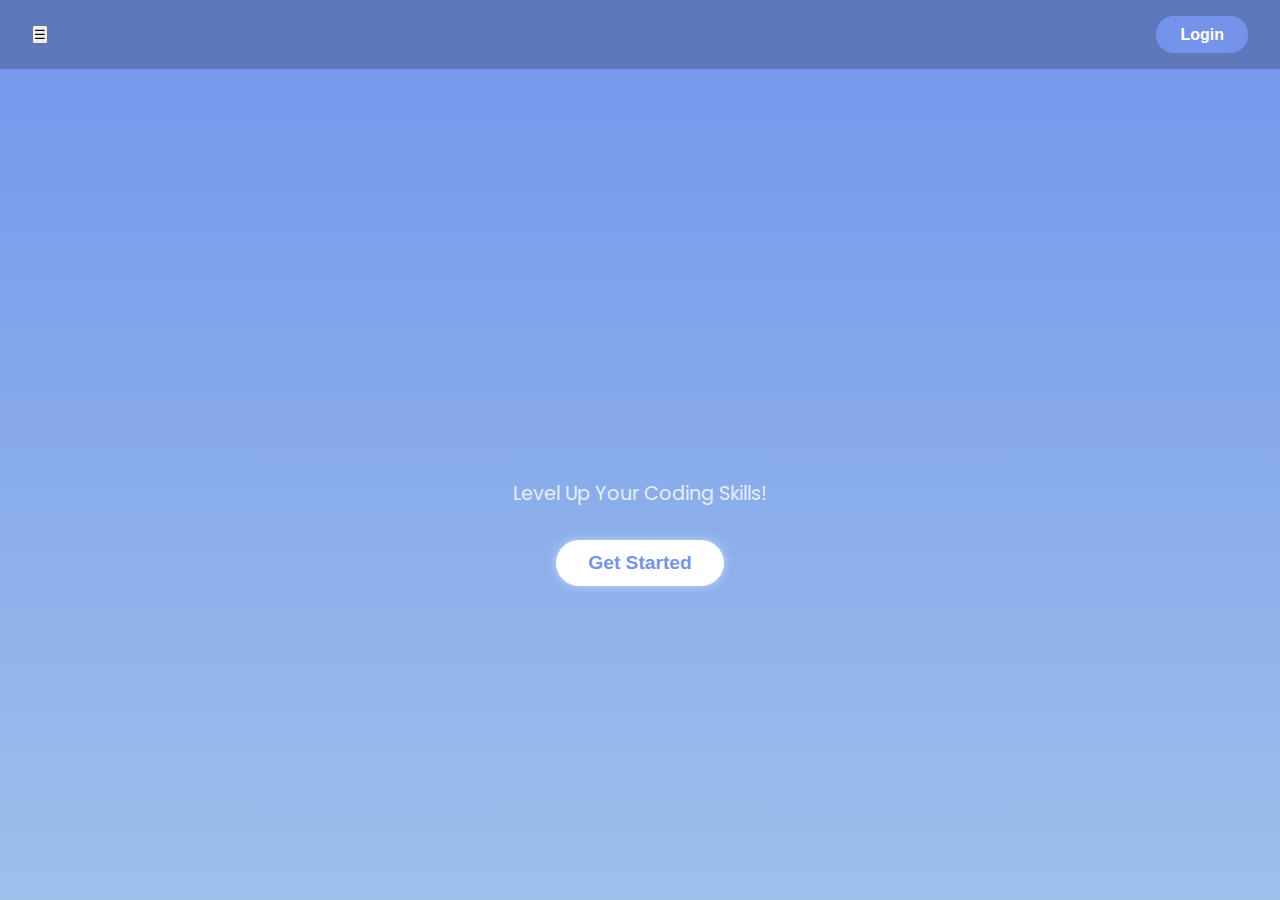
<file: index.html>
<!DOCTYPE html>
<html lang="en">
<head>
    <meta charset="UTF-8">
    <meta name="viewport" content="width=device-width, initial-scale=1.0">
    <title>Mini Learrning System</title>
    <link href="https://fonts.googleapis.com/css2?family=Poppins:wght@500;700&display=swap" rel="stylesheet">

    <link rel="stylesheet" href="style.css">
</head>
<body>
      <header>
        <button id="humberger" aria-label="Open-menu">&#9776;</button>
        <div id="auth-buttons">
        
          <button id="login-btn">Login</button>
        </div>
      </header>
      <main>
        <h1 id="animated-text">Welcome to Mini Learning Project System</h1>
       <p class="tagline">Level Up Your Coding Skills!</p>
     <button id="get-started-btn">Get Started</button>  
    </main>
   <script src="index.js"></script> 
</body>
</html>
</file>
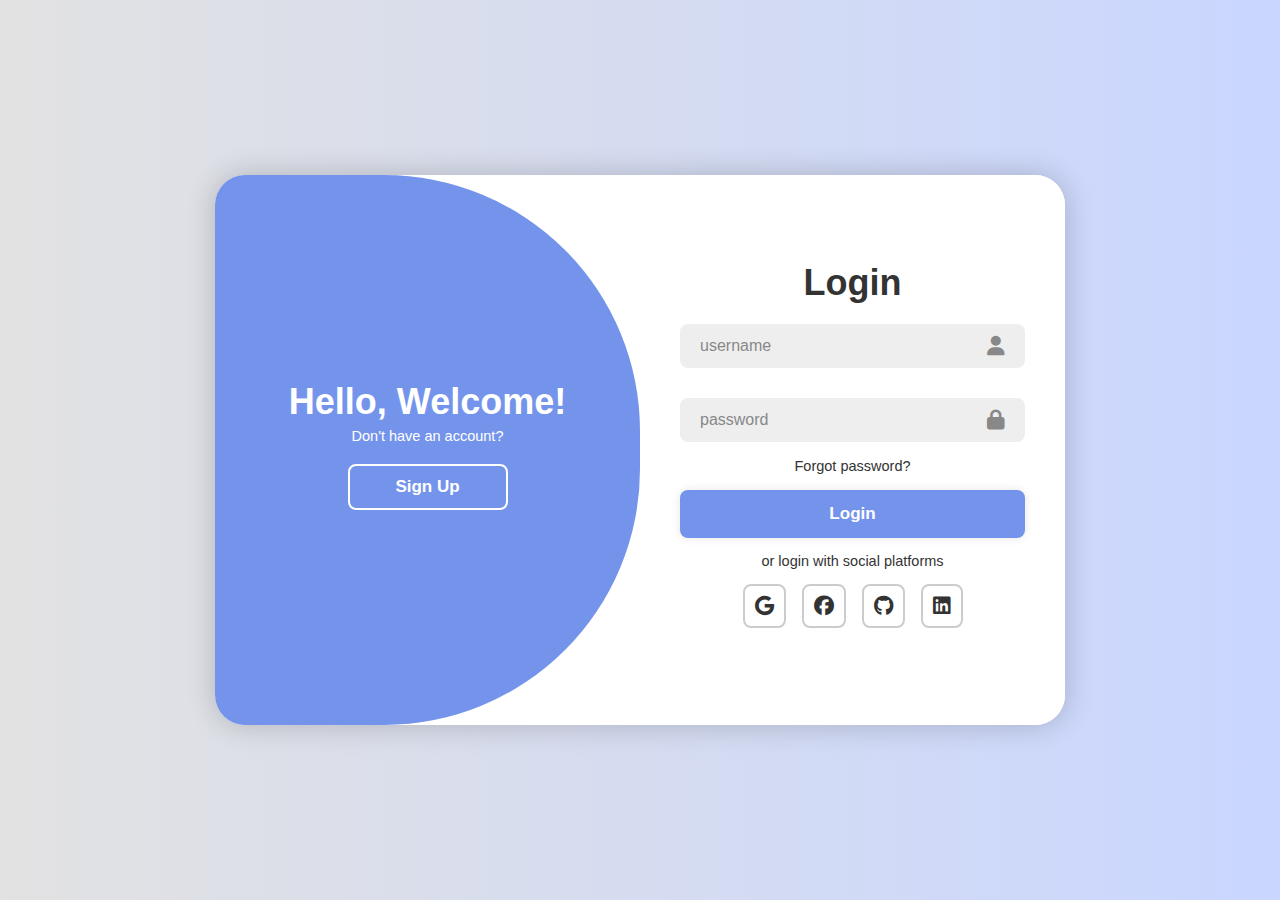
<file: login.html>
<!DOCTYPE html>
<html lang="en">
<head>
  <meta charset="UTF-8" />
  <title>Login</title>
  <link rel="stylesheet" href="https://cdnjs.cloudflare.com/ajax/libs/font-awesome/6.7.2/css/all.min.css">
  <link rel="stylesheet" href="login.css">
</head>
<body>
  <div class="container">
    <div class="form-box login">
      <form action="">
        <h1>Login</h1>
        <div class="input-box">
          <input type="text" placeholder="username" required>
          <i class="fa-solid fa-user"></i>
        </div>
        <div class="input-box">
          <input type="password" placeholder="password" required>
          <i class="fa-solid fa-lock"></i>
        </div>
        <div class="forgot-link">
          <a href="#">Forgot password?</a>
        </div>
        <button type="submit" class="btn">Login</button>
        <p>or login with social platforms</p>
        <div class="social-icons">
        <a href="#"><i class="fa-brands fa-google"></i></a>
        <a href="#"><i class="fa-brands fa-facebook"></i></a>
        <a href="#"><i class="fa-brands fa-github"></i></a>
        <a href="#"><i class="fa-brands fa-linkedin"></i></a>
        </div>
      </form>
    </div>
    <div class="form-box signup">
      <form action="">
        <h1>Sign Up</h1>
        <div class="input-box">
          <input type="text" placeholder="username" required>
          <i class="fa-solid fa-user"></i>
        </div>
        <div class="input-box">
          <input type="email" placeholder="Email" required>
          <i class="fa fa-envelope" aria-hidden="true"></i>
        </div>
        <div class="input-box">
          <input type="password" placeholder="password" required>
          <i class="fa-solid fa-lock"></i>
        </div>
        <button type="submit" class="btn">Sign Up</button>
        <p>or sign up with social platforms</p>
        <div class="social-icons">
        <a href="#"><i class="fa-brands fa-google"></i></a>
        <a href="#"><i class="fa-brands fa-facebook"></i></a>
        <a href="#"><i class="fa-brands fa-github"></i></a>
        <a href="#"><i class="fa-brands fa-linkedin"></i></a>
        </div>
      </form>
    </div>
    <div class="toggle-box">
      <div class="toggle-panel toggle-left">
        <h1>Hello, Welcome!</h1>
        <p>Don't have an account?</p>
        <button class="btn signup-btn">Sign Up</button>
      </div>
      <div class="toggle-panel toggle-right">
        <h1>Welcome Back!</h1>
        <p>Already have an account?</p>
        <button class="btn login-btn">Login</button>
      </div>
    </div>
  </div>
 <script src="login.js"></script>
</body>
</html>
</file>
<file: style.css>
*{
    margin: 0;
    padding: 0;
    box-sizing: border-box;
}
body, html{
    height: 100%;
    font-family: 'Segoe UI', Tahoma, Geneva, Verdana, sans-serif;
    background: linear-gradient(#7494ec, #9cc1eb);
    color: #fff;
    display: flex;
    flex-direction: column;
    font-family: 'Poppins', sans-serif;
}
header{
    display: flex;
    justify-content: space-between;
    align-items: center;
    padding: 1rem 2rem;
    background-color: rgba(0,0,0,0.2);
    position: fixed;
    width: 100%;
    top: 0;
    z-index: 10;
}
#humbergur{
    font-size: 2rem;
    background: none;
    border: none;
    color: #fff;
    cursor: pointer;
}
#auth-buttons button{
    background: #7494ec;
    border: 2px solid white;
    color: white;
    padding: 0.6rem 1.5rem;      /* increased padding */
    margin-left: 1rem;
    border-radius: 18px;
    border: none;          /* smoother corners */
    cursor: pointer;
    font-weight: 700;            /* bolder font */
    font-size: 1rem;             /* larger text */
    min-width: 90px;             /* consistent width */
    transition: background 0.3s, color 0.3s, transform 0.2s; 
}
#auth-buttons button:hover,
#auth-buttons button:focus {
  background: white;
  color: #7494ec;
  outline: none;
  transform: scale(1.05);      /* subtle zoom on hover */
}
#auth-buttons button:hover{
    background: #fff;color: #518fac;
}
main{
    flex: 1;
    display: flex;
    flex-direction: column;
    justify-content: center;
    align-items: center;
    padding-top: 6rem;
    text-align: center;
}
#animated-text {
    font-size: 2.5rem;
    margin-bottom: 0.5rem;
    overflow: hidden;
    white-space: nowrap;
    width: 0;
    border-right: 3px solid white;
    animation: typing 4s steps(35, end) forwards, blink 0.75s step-end infinite;
    opacity: 0;
    animation-delay: 0s, 4s; /* fade in first, blink after typing */
  }
  
  @keyframes typing {
    to {
      width: 100%;
      opacity: 1;
    }
  }
  
  @keyframes blink {
    50% {
      border-color: transparent;
    }
  }
  
.tagline{
    font-size: 1.2rem;
    margin-bottom: 2rem;
    opacity: 0.8;
}
@keyframes blink{
    50%{border-color: transparent;}
}
#get-started-btn{
    background-color: #fff;
    color: #7494ec;
    padding: 0.75rem 2rem;
    border: none;
    border-radius: 30px;
    font-size: 1.2rem;
    cursor: pointer;
    font-weight: bold;
    box-shadow: 0 0 10px rgba(255, 255, 255, 0.5);
    transition: background-color .3s, color
    .3s;
}
#get-started-btn:hover{
    background-color: #7494ec;
    color: #fff;
}
@media (max-width: 600px){
    #animated-text{
        font-size: 1.8rem;
    }

#auth-buttons button{
    padding: 0.3rem 0.8rem;
    font-size: 0.9rem;
}
#get-started{
  font-size: 1rem;
  padding: 0.6rem 1.5rem;
}
}
</file>
<file: login.css>
*{
    margin: 0;
    padding: 0;
    box-sizing: border-box;
    font-family: sans-serif;
}
body{
    display: flex;
    justify-content: center;
    align-items: center;
    min-height: 100vh;
    background: linear-gradient(90deg, #e2e2e2, #c9d6ff);
}
.container{
    position: relative;
    width: 850px;
    height: 550px;
  background: #fff;
  border-radius: 30px;
  box-shadow: 0 0 30px rgba(0, 0, 0, 0.2);
  overflow: hidden; 
  margin: 20px;
}
.form-box{
    position: absolute;
    right: 0;
    width: 50%;
    height: 100%;
    background: #fff;
    display: flex;
    align-items: center;
    color: #333;
    padding: 40px;
    text-align: center;
    z-index: 1;
    transition: right .6s ease-in-out 1.2s;
}
.container.active .form-box{
    right: 50%;
}
.form-box.signup{
    visibility: hidden;
}
.container.active .form-box.signup{
    visibility: visible;
}
form{
    width: 100%;
}
.container h1{
    font-size: 36px;
    margin: -10px 0;
}
.input-box{
    position: relative;
    margin: 30px 0;
}
.input-box input{
    width: 100%;
    padding: 13px 50px 13px 20px;
    border-radius: 8px;
    border: none;
    background: #eee;
    outline: none;
    font-size: 16px;
    color: #333;
    font-weight: 500;
}
.input-box input::placeholder{
    color: #888;
    font-weight: 400;
}
.input-box i{
    position: absolute;
    right: 20px;
    top: 50%;
    transform: translateY(-50%);
    color: #888;
    font-size: 20px;
}
.forgot-link{
    margin: -15px 0 15px;
}
.forgot-link a{
    text-decoration: none;
    color: #333;
    font-size: 14.5px;
}
.btn{
 width: 100%;
 height: 48px;
 background: #7494ec;
 border-radius: 8px;
 box-shadow: 0 0 10px rgba(0, 0, 0, 0.1);
 border: none;
 cursor: pointer;
 color: #fff;
 font-size: 17px;
 font-weight: 600;
}
.container p{
    font-size: 14.5px;
    margin: 15px 0;
}
.social-icons{
    display: flex;
    justify-content: center;
}
.social-icons a {
    display: inline-flex;
    padding: 10px;
    border: 2px solid #ccc;
    border-radius: 8px;
    font-size: 20px;
    text-decoration: none;
    color: #333;
    margin: 0 8px;

}
.toggle-box{
    width: 100%;
    position: absolute;
    height: 100%;
}
.toggle-box::before{
    position: absolute;
    content: '';
    height: 100%;
    left: -250%;
    width: 300%;
    border-radius: 150px;
    background: #7494ec;
    z-index: 2;
    border-radius: 20vw;
    transition: 1.8s ease-in-out;
}
.container.active .toggle-box::before
{
  left: 50%;
}
.toggle-panel
{
    position: absolute;
    width: 50%;
    height: 100%;
    display: flex;
    color: #fff;
    flex-direction: column;
    justify-content: center;
    align-items: center;
    z-index: 2;
    transition: .6s ease-in-out;
}
.toggle-panel.toggle-right
{
    right: -50%;
    transition-delay: .6s;
}
.toggle-panel p{
    margin-bottom: 20px;
}
.toggle-panel.toggle-left{
    left: 0;
    transition-delay: 1.2s;
}
.container.active .toggle-panel.toggle-left{
    left: -50%;
    transition-delay: .6s;
}
.container.active .toggle-panel.toggle-right{
    right: 0;
    transition-delay: 1.2s ;
}
.toggle-panel .btn{
    width: 160px;
    height: 46px;
    background: transparent;
    border: 2px solid #fff;
    box-shadow: none;
}
@media screen and (max-width:  650px) {
    .container{
        height: calc(100vh - 40px);
    }
    .form-box{
        width: 100%;
        bottom: 0;
        height: 70%;
    }
    .container.active .form-box{
        right: 0;
        bottom: 30%;
    }
    .toggle-box::before{
        left: 0;
        width: 100%;
        height: 300%;
        top: -270%;
    }
    .container.active .toggle-box::before{
        top: 70%;
        left: 0;
    }
    .toggle-panel{
    
        width: 100%;
        height: 30%;
    }
    .toggle-panel.toggle-left{
        top: 0;
    }
    .container.active .toggle-panel.toggle-left{
        left: 0;
        top: -30%;
    }
    .toggle-panel.toggle-right{
        right: 0;
        bottom: -30%;
    }
    .container.active .toggle-panel.toggle-right{
        bottom: 0;
    }
}
@media  screen and (max-width: 400px) {
    .form-box{
        padding: 20px;
    }
    .toggle-panel h1{
        font-size: 30px;
    }
}
</file>
